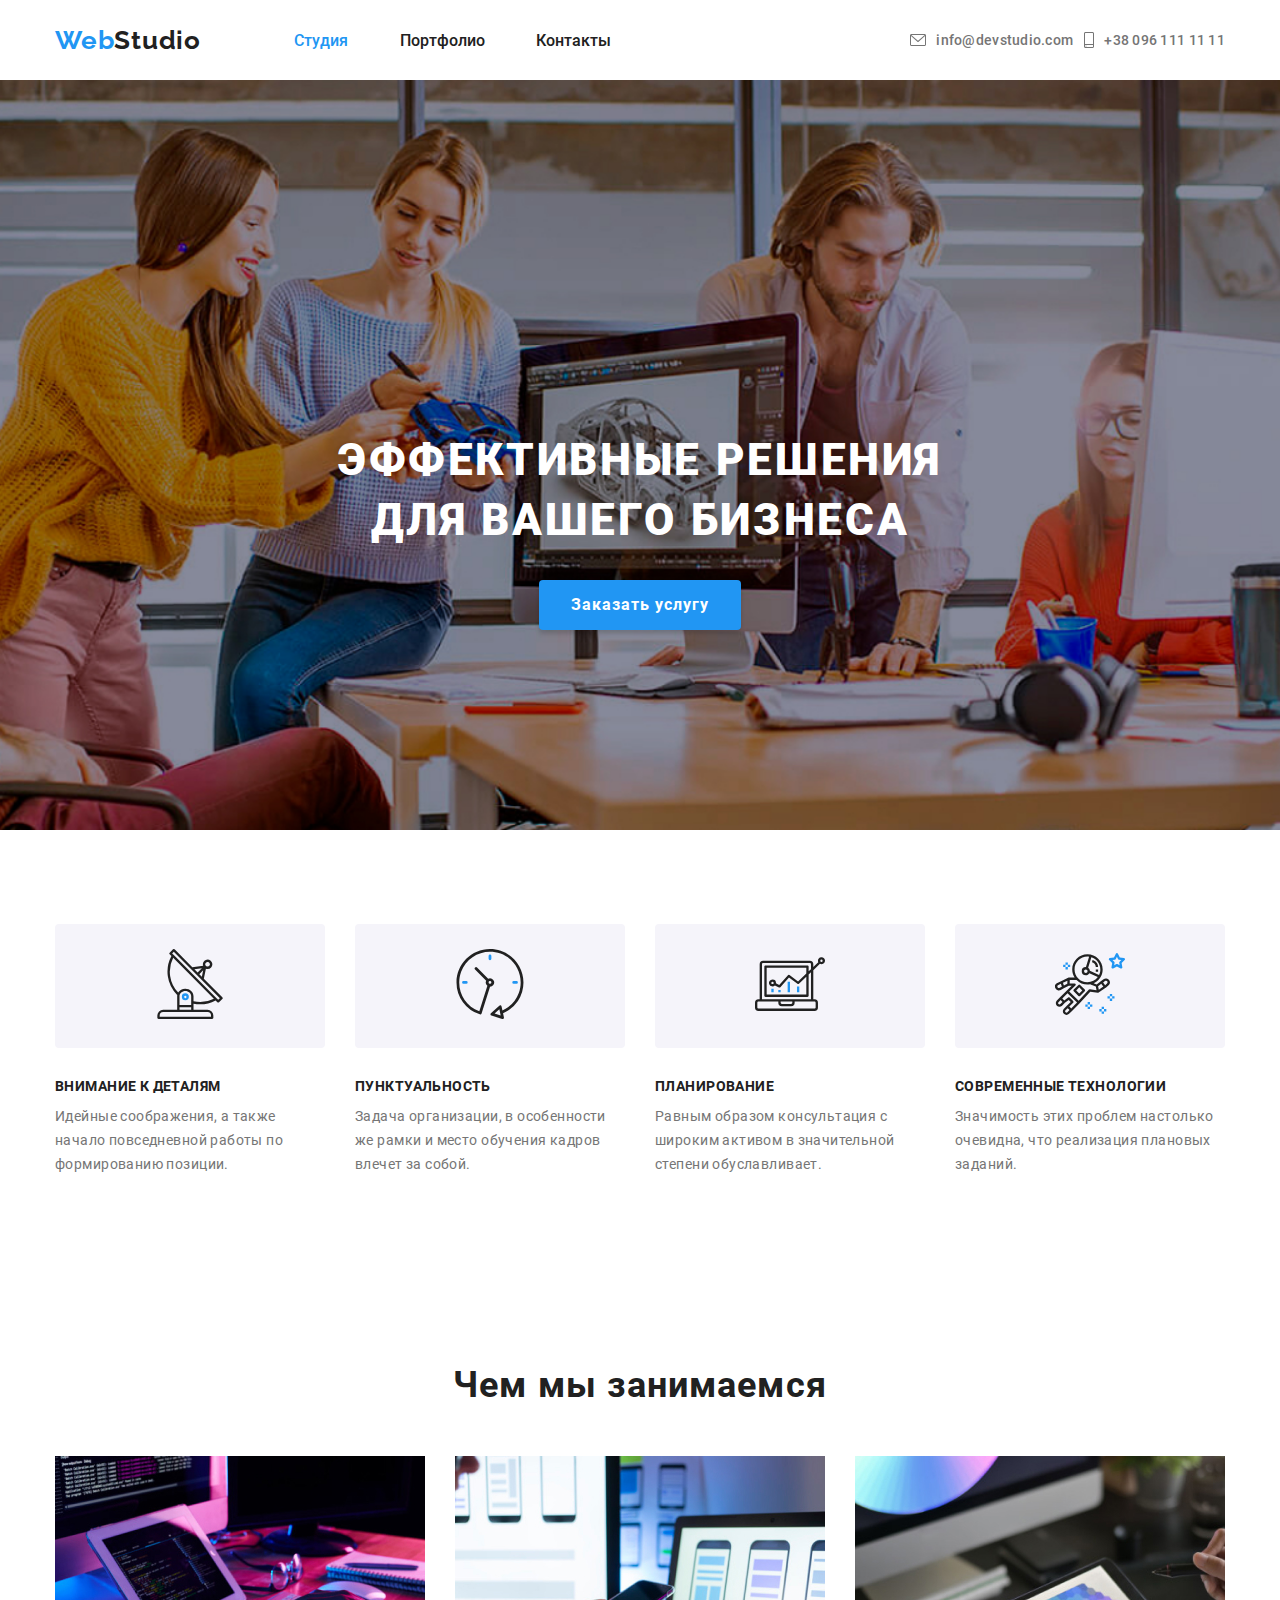
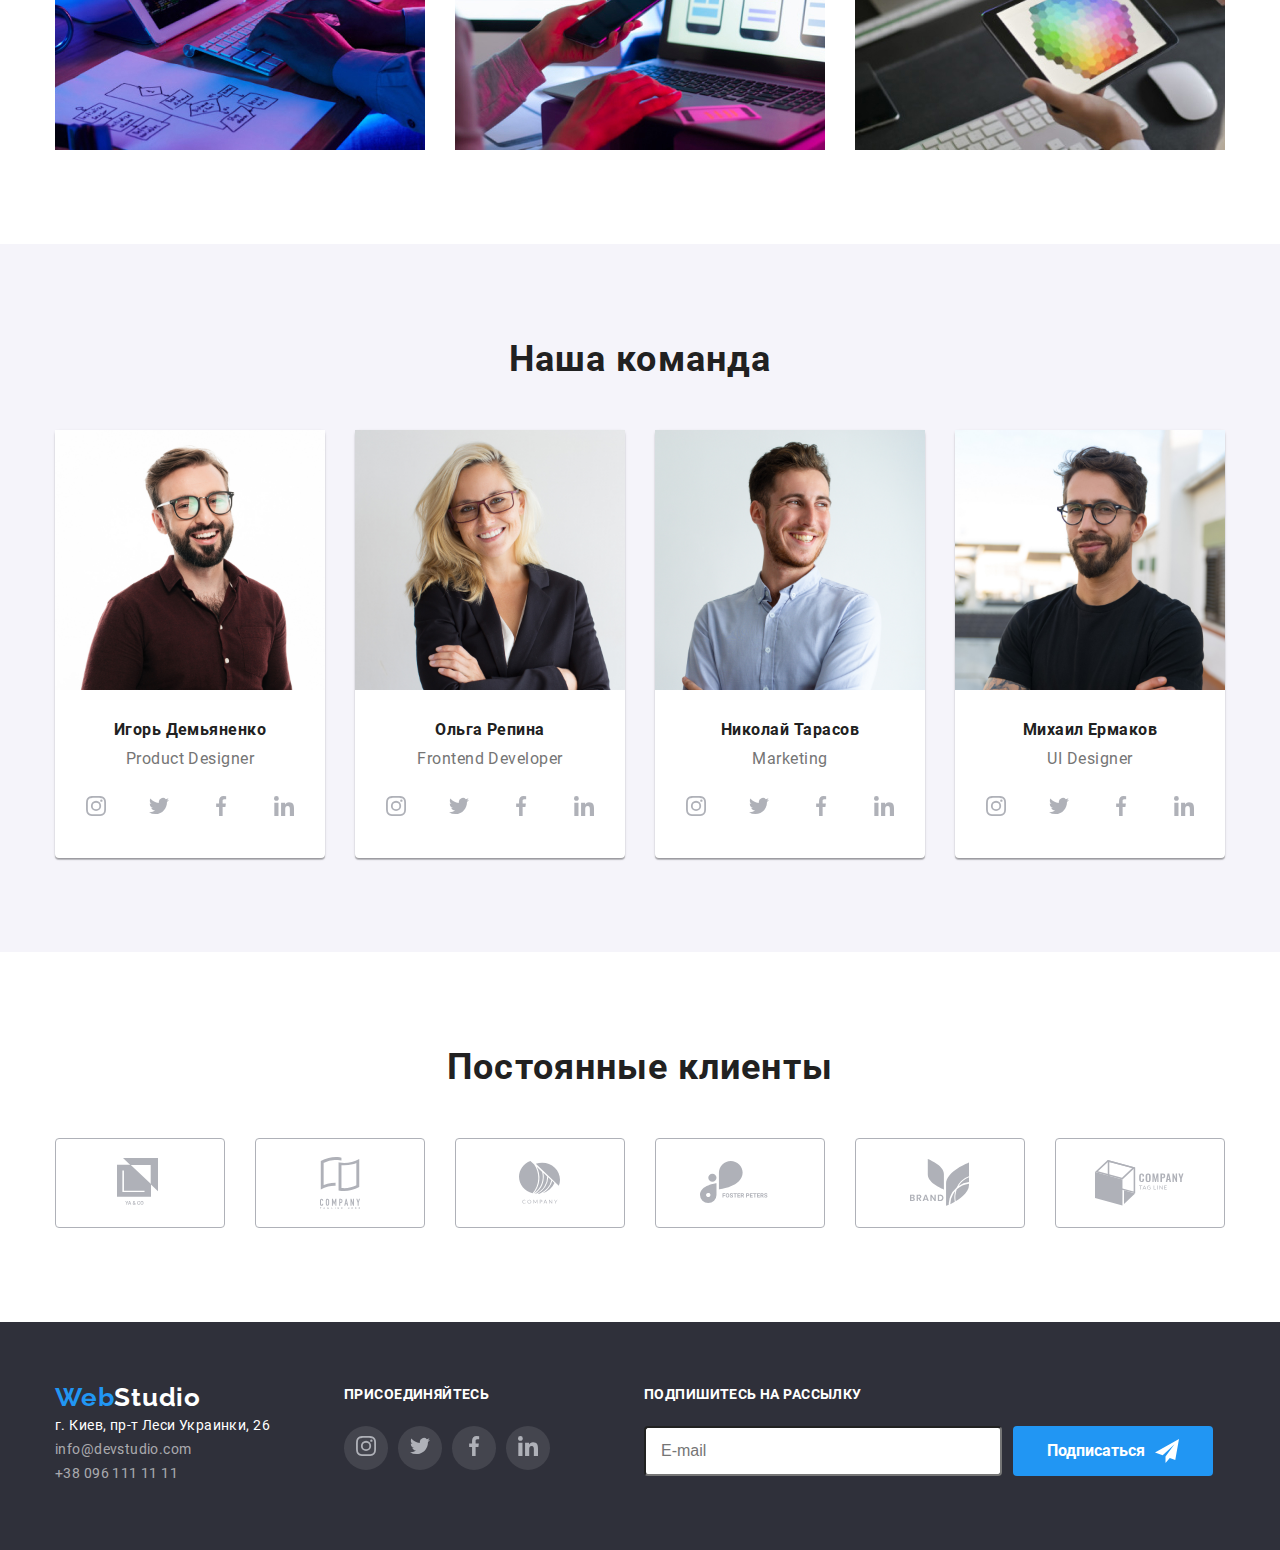
<file: index.html>
<!DOCTYPE html>
<html lang="ru">

<head>
    <meta charset="UTF-8">
    <!-- <meta name="viewport" content="width=device-width, initial-scale=1, maximum-scale=1, user-scalable=no" /> -->
    <meta name="viewport" content="width=device-width, initial-scale=1, maximum-scale=1" />
    <title>WebStudio</title>
    <link rel="stylesheet" href="./css/style.css">
</head>

<body class="main-page">
    <header>
        <div class="wrapper">
            <nav>
                <a class="logo" href="/">
                    <span class="blue-color">Web</span>Studio
                </a>
                <ul class="main-menu">
                    <li class="main-menu__item current"><a href="./index.html">Студия</a></li>
                    <li class="main-menu__item"><a href="./portfolio.html">Портфолио</a></li>
                    <li class="main-menu__item"><a href="#">Контакты</a></li>
                </ul>
            </nav>
            <ul class="communication">
                <li><a href="mailto:info@devstudio.com" class="main-mail">
                        <svg class="icon" width="16" height="12">
                            <use xlink:href="./images/sprite.svg#envelope">
                            </use>
                        </svg>info@devstudio.com</a>
                </li>
                <li><a href="tel:+380961111111" class="main-tel">
                        <svg class="icon" width="10" height="16">
                            <use xlink:href="./images/sprite.svg#smartphone">
                            </use>
                        </svg>
                        +38 096 111 11 11
                    </a></li>
            </ul>
        </div>
    </header>
    <main>
        <section class="top-banner">
            <div class="wrapper">
                <h1>Эффективные решения <br /> для вашего бизнеса</h1>
                <button type="button" class="button">Заказать услугу</button>
            </div>
        </section>
        <section class="advantages">
            <div class="wrapper">
                <ul class="advantages__list-items">
                    <li>
                        <div class="advantages__list-items--image">
                            <svg class="icon" width="70" height="70">
                                <use xlink:href="./images/sprite.svg#satellite">
                                </use>
                            </svg>
                        </div>
                        <h3>Внимание к деталям</h3>
                        <p>Идейные соображения, а также начало повседневной работы по формированию позиции.</p>
                    </li>
                    <li>
                        <div class="advantages__list-items--image">
                            <svg class="icon" width="70" height="70">
                                <use xlink:href="./images/sprite.svg#clock">
                                </use>
                            </svg>
                        </div>
                        <h3>Пунктуальность</h3>
                        <p>Задача организации, в особенности же рамки и место обучения кадров влечет за собой.</p>
                    </li>
                    <li>
                        <div class="advantages__list-items--image">
                            <svg class="icon" width="70" height="70">
                                <use xlink:href="./images/sprite.svg#diagram">
                                </use>
                            </svg>
                        </div>
                        <h3>Планирование</h3>
                        <p>Равным образом консультация с широким активом в значительной степени обуславливает.</p>
                    </li>
                    <li>
                        <div class="advantages__list-items--image">
                            <svg class="icon" width="70" height="70">
                                <use xlink:href="./images/sprite.svg#astronaut">
                                </use>
                            </svg>
                        </div>
                        <h3>Современные технологии</h3>
                        <p>Значимость этих проблем настолько очевидна, что реализация плановых заданий.</p>
                    </li>
                </ul>
            </div>
        </section>
        <section class="what-we-doing">
            <div class="wrapper">
                <h2>Чем мы занимаемся</h2>
                <ul class="what-we-doing__image-items">
                    <li><img src="./images/box_1.jpg" alt="Компьютер" width="370"></li>
                    <li><img src="./images/box_2.jpg" alt="Ноутбук и телефон" width="370"></li>
                    <li><img src="./images/box_3.jpg" alt="Планшет" width="370"></li>
                </ul>
            </div>
        </section>
        <section class="our-team">
            <div class="wrapper">
                <h2>Наша команда</h2>
                <ul class="our-team__list-items">
                    <li class="our-team__list-item">
                        <img src="./images/img.jpg" alt="Фото Игорь Демьяненко " width="270">
                        <h3>Игорь Демьяненко</h3>
                        <p>Product Designer</p>
                        <ul class="our-team__list-items__social-icons">
                            <li class="our-team__list-item--icon">
                                <a href="#">
                                    <svg class="icon instagram" width="20" height="20">
                                        <use xlink:href="./images/sprite.svg#instagram">
                                        </use>
                                    </svg>
                                </a>
                            </li>
                            <li class="our-team__list-item--icon">
                                <a href="#">
                                    <svg class="icon twitter" width="20" height="20">
                                        <use xlink:href="./images/sprite.svg#twitter">
                                        </use>
                                    </svg>
                                </a>
                            </li>
                            <li class="our-team__list-item--icon">
                                <a href="#">
                                    <svg class="icon facebook" width="20" height="20">
                                        <use xlink:href="./images/sprite.svg#facebook">
                                        </use>
                                    </svg>
                                </a>
                            </li>
                            <li class="our-team__list-item--icon">
                                <a href="#">
                                    <svg class="icon linkedin" width="20" height="20">
                                        <use xlink:href="./images/sprite.svg#linkedin">
                                        </use>
                                    </svg>
                                </a>
                            </li>
                        </ul>
                    </li>
                    <li class="our-team__list-item">
                        <img src="./images/img2.jpg" alt="Фото Ольга Репина" width="270">
                        <h3>Ольга Репина</h3>
                        <p>Frontend Developer</p>
                        <ul class="our-team__list-items__social-icons">
                            <li class="our-team__list-item--icon">
                                <a href="#">
                                    <svg class="icon instagram" width="20" height="20">
                                        <use xlink:href="./images/sprite.svg#instagram">
                                        </use>
                                    </svg>
                                </a>
                            </li>
                            <li class="our-team__list-item--icon">
                                <a href="#">
                                    <svg class="icon twitter" width="20" height="20">
                                        <use xlink:href="./images/sprite.svg#twitter">
                                        </use>
                                    </svg>
                                </a>
                            </li>
                            <li class="our-team__list-item--icon">
                                <a href="#">
                                    <svg class="icon facebook" width="20" height="20">
                                        <use xlink:href="./images/sprite.svg#facebook">
                                        </use>
                                    </svg>
                                </a>
                            </li>
                            <li class="our-team__list-item--icon">
                                <a href="#">
                                    <svg class="icon linkedin" width="20" height="20">
                                        <use xlink:href="./images/sprite.svg#linkedin">
                                        </use>
                                    </svg>
                                </a>
                            </li>
                        </ul>
                    </li>
                    <li class="our-team__list-item">
                        <img src="./images/img3.jpg" alt="Фото Николай Тарасов" width="270">
                        <h3>Николай Тарасов</h3>
                        <p>Marketing</p>
                        <ul class="our-team__list-items__social-icons">
                            <li class="our-team__list-item--icon">
                                <a href="#">
                                    <svg class="icon instagram" width="20" height="20">
                                        <use xlink:href="./images/sprite.svg#instagram">
                                        </use>
                                    </svg>
                                </a>
                            </li>
                            <li class="our-team__list-item--icon">
                                <a href="#">
                                    <svg class="icon twitter" width="20" height="20">
                                        <use xlink:href="./images/sprite.svg#twitter">
                                        </use>
                                    </svg>
                                </a>
                            </li>
                            <li class="our-team__list-item--icon">
                                <a href="#">
                                    <svg class="icon facebook" width="20" height="20">
                                        <use xlink:href="./images/sprite.svg#facebook">
                                        </use>
                                    </svg>
                                </a>
                            </li>
                            <li class="our-team__list-item--icon">
                                <a href="#">
                                    <svg class="icon linkedin" width="20" height="20">
                                        <use xlink:href="./images/sprite.svg#linkedin">
                                        </use>
                                    </svg>
                                </a>
                            </li>
                        </ul>
                    </li>
                    <li class="our-team__list-item">
                        <img src="./images/img4.jpg" alt="Фото Михаил Ермаков" width="270">
                        <h3>Михаил Ермаков</h3>
                        <p>UI Designer</p>
                        <ul class="our-team__list-items__social-icons">
                            <li class="our-team__list-item--icon">
                                <a href="#">
                                    <svg class="icon instagram" width="20" height="20">
                                        <use xlink:href="./images/sprite.svg#instagram">
                                        </use>
                                    </svg>
                                </a>
                            </li>
                            <li class="our-team__list-item--icon">
                                <a href="#">
                                    <svg class="icon twitter" width="20" height="20">
                                        <use xlink:href="./images/sprite.svg#twitter">
                                        </use>
                                    </svg>
                                </a>
                            </li>
                            <li class="our-team__list-item--icon">
                                <a href="#">
                                    <svg class="icon facebook" width="20" height="20">
                                        <use xlink:href="./images/sprite.svg#facebook">
                                        </use>
                                    </svg>
                                </a>
                            </li>
                            <li class="our-team__list-item--icon">
                                <a href="#">
                                    <svg class="icon linkedin" width="20" height="20">
                                        <use xlink:href="./images/sprite.svg#linkedin">
                                        </use>
                                    </svg>
                                </a>
                            </li>
                        </ul>
                    </li>
                </ul>
            </div>
        </section>
        <section class="customers">
            <div class="wrapper">
                <h2>Постоянные клиенты</h2>
                <ul class="customers__list">
                    <li><a href="#">
                            <svg class="customers__list__icon-clients" width="45" height="50">
                                <use xlink:href="./images/sprite.svg#logo_1">
                                </use>
                            </svg>
                        </a>
                    </li>
                    <li><a href="#">
                            <svg class="customers__list__icon-clients" width="40" height="52">
                                <use xlink:href="./images/sprite.svg#logo_2">
                                </use>
                            </svg>
                        </a>
                    </li>
                    <li><a href="#">
                            <svg class="customers__list__icon-clients" width="41" height="43">
                                <use xlink:href="./images/sprite.svg#logo_3">
                                </use>
                            </svg>
                        </a>
                    </li>
                    <li><a href="#">
                            <svg class="customers__list__icon-clients" width="80" height="43">
                                <use xlink:href="./images/sprite.svg#logo_4">
                                </use>
                            </svg>
                        </a>
                    </li>
                    <li><a href="#">
                            <svg class="customers__list__icon-clients" width="59" height="47">
                                <use xlink:href="./images/sprite.svg#logo_5">
                                </use>
                            </svg>
                        </a>
                    </li>
                    <li><a href="#">
                            <svg class="customers__list__icon-clients" width="89" height="46">
                                <use xlink:href="./images/sprite.svg#logo_6">
                                </use>
                            </svg>
                        </a>
                    </li>
                </ul>
            </div>
        </section>
    </main>
    <footer>
        <div class="wrapper">
            <div class="footer__address">
                <a class="logo" href="/">
                    <span class="blue-color">Web</span>Studio
                </a>
                <address>
                    <p>г. Киев, пр-т Леси Украинки, 26</p>
                    <ul class="communication">
                        <li><a href="mailto:info@devstudio.com" class="main-mail">info@devstudio.com</a></li>
                        <li><a href="tel:+380961111111" class="main-tel">+38 096 111 11 11</a></li>
                    </ul>
                </address>
            </div>
            <div class="share__social">
                <p>присоединяйтесь</p>
                <ul class="footer__list-icons">
                    <li class="footer__list--icon">
                        <a href="#">
                            <svg class="icon instagram" width="20" height="20">
                                <use xlink:href="./images/sprite.svg#instagram">
                                </use>
                            </svg>
                        </a>
                    </li>
                    <li class="footer__list--icon">
                        <a href="#">
                            <svg class="icon twitter" width="20" height="20">
                                <use xlink:href="./images/sprite.svg#twitter">
                                </use>
                            </svg>
                        </a>
                    </li>
                    <li class="footer__list--icon">
                        <a href="#">
                            <svg class="icon facebook" width="20" height="20">
                                <use xlink:href="./images/sprite.svg#facebook">
                                </use>
                            </svg>
                        </a>
                    </li>
                    <li class="footer__list--icon">
                        <a href="#">
                            <svg class="icon linkedin" width="20" height="20">
                                <use xlink:href="./images/sprite.svg#linkedin">
                                </use>
                            </svg>
                        </a>
                    </li>
                </ul>
            </div>
            <div class="subscribe">
                <form action="#">
                    <p>Подпишитесь на рассылку</p>
                    <label for="">
                        <input type="email" placeholder="E-mail">
                    </label>
                    <button type="submit" class="subscribe__button">
                        Подписаться
                        <svg class="icon send-icon" width="24" height="24">
                            <use xlink:href="./images/sprite.svg#send">
                            </use>
                        </svg>
                    </button>
                </form>
            </div>
        </div>
    </footer>

    <!-- <script src="https://use.fontawesome.com/452826394c.js"></script> -->
</body>

</html>
</file>
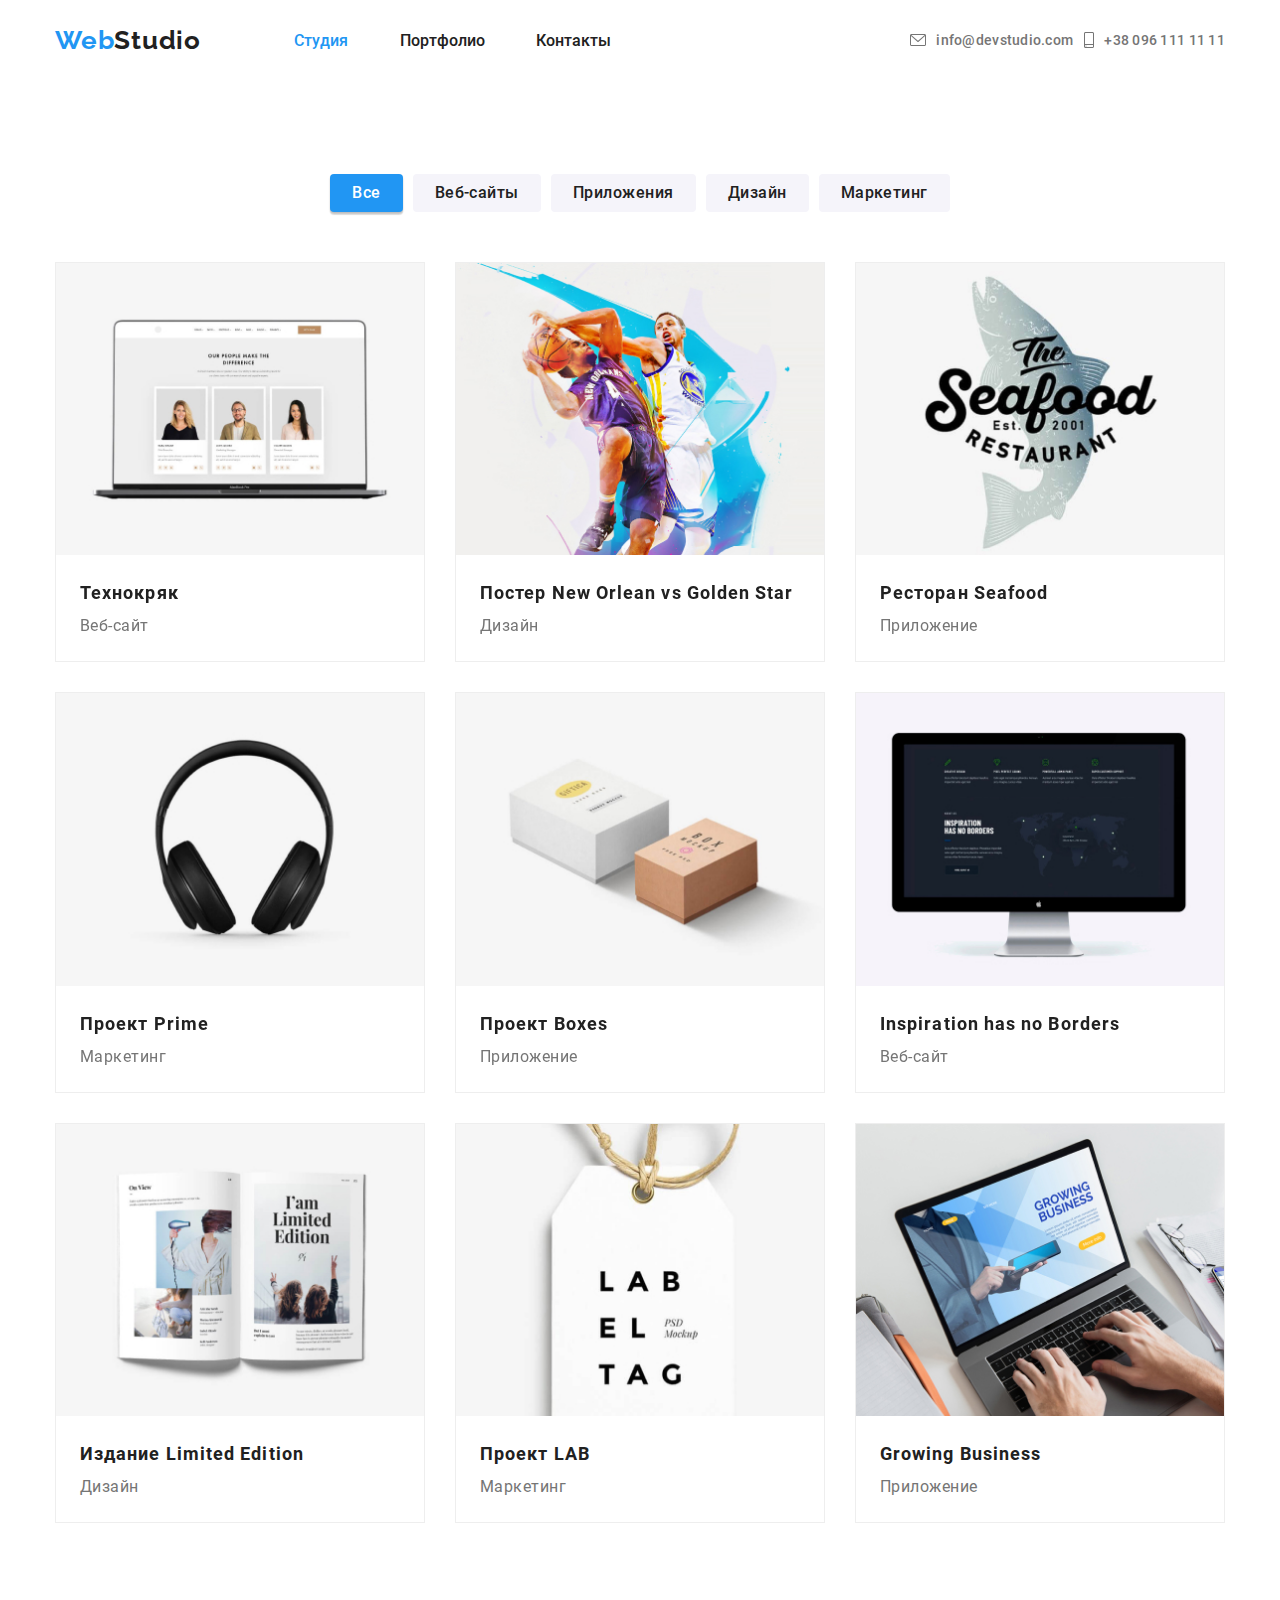
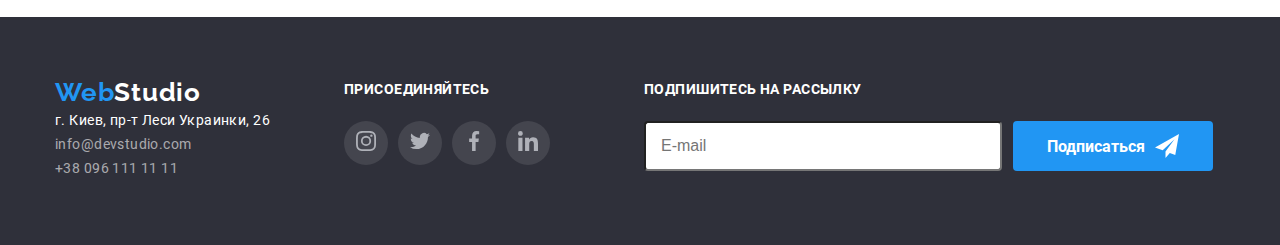
<file: portfolio.html>
<!DOCTYPE html>
<html lang="ru">

<head>
    <meta charset="UTF-8">
    <!-- <meta name="viewport" content="width=device-width, initial-scale=1, maximum-scale=1, user-scalable=no" /> -->
    <meta name="viewport" content="width=device-width, initial-scale=1, maximum-scale=1" />
    <title>WebStudio</title>
    <link rel="stylesheet" href="./css/style.css">
</head>

<body class="page-portfolio">
    <header>
        <div class="wrapper">
            <nav>
                <a class="logo" href="/">
                    <span class="blue-color">Web</span>Studio
                </a>
                <ul class="main-menu">
                    <li class="main-menu__item current"><a href="./index.html">Студия</a></li>
                    <li class="main-menu__item"><a href="./portfolio.html">Портфолио</a></li>
                    <li class="main-menu__item"><a href="#">Контакты</a></li>
                </ul>
            </nav>
            <ul class="communication">
                <li><a href="mailto:info@devstudio.com" class="main-mail">
                        <svg class="icon" width="16" height="12">
                            <use xlink:href="./images/sprite.svg#envelope">
                            </use>
                        </svg>info@devstudio.com</a>
                </li>
                <li><a href="tel:+380961111111" class="main-tel">
                        <svg class="icon" width="10" height="16">
                            <use xlink:href="./images/sprite.svg#smartphone">
                            </use>
                        </svg>
                        +38 096 111 11 11
                    </a></li>
            </ul>
        </div>
    </header>
    <main>
        <section class="jobs">
            <div class="wrapper">
                <ul class="tabs">
                    <li class="tab-name"><button class="current" data-filter="*" type="button">Все</button></li>
                    <li class="tab-name"><button data-filter="Веб-сайты" type="button">Веб-сайты</button></li>
                    <li class="tab-name"><button data-filter="Приложения" type="button">Приложения</button></li>
                    <li class="tab-name"><button data-filter="Дизайн" type="button">Дизайн</button></li>
                    <li class="tab-name"><button data-filter="Маркетинг" type="button">Маркетинг</button></li>
                </ul>
                <ul class="tabs-items">
                    <li class="item tab-item__web-site">
                        <a href="#">
                            <div class="tab-item__img-container">
                                <img src="./images/image1.jpg" width="370" alt="ноутбук с отрытым веб-сайтом">
                                <div class="tab-item__hover-container">
                                    <p>
                                        Технокряк это современная площадка распространения коронавируса. Компании
                                        используют эту
                                        платформу для цифрового
                                        шпионажа и атак на защищённые сервера конкурентов.
                                    </p>
                                </div>
                            </div>
                            <div class="tab-item__text-container">
                                <h2>Технокряк</h2>
                                <p>Веб-сайт</p>
                            </div>
                        </a>

                    </li>
                    <li class="item tab-item__design">
                        <a href="#">
                            <div class="tab-item__img-container">
                                <img src="./images/image2.jpg" width="370" alt="дизайн с баскетболитсами">
                                <div class="tab-item__hover-container">
                                    <p>
                                        Технокряк это современная площадка распространения коронавируса. Компании
                                        используют эту
                                        платформу для цифрового
                                        шпионажа и атак на защищённые сервера конкурентов.
                                    </p>
                                </div>
                            </div>
                            <div class="tab-item__text-container">
                                <h2>Постер New Orlean vs Golden Star</h2>
                                <p>Дизайн</p>
                            </div>
                        </a>
                    </li>
                    <li class="item tab-item__app">
                        <a href="#">
                            <div class="tab-item__img-container">
                                <img src="./images/image3.jpg" width="370" alt="приложение логотоп в виде рыбы">
                                <div class="tab-item__hover-container">
                                    <p>
                                        Технокряк это современная площадка распространения коронавируса. Компании
                                        используют эту
                                        платформу для цифрового
                                        шпионажа и атак на защищённые сервера конкурентов.
                                    </p>
                                </div>
                            </div>
                            <div class="tab-item__text-container">
                                <h2>Ресторан Seafood</h2>
                                <p>Приложение</p>
                            </div>
                        </a>
                    </li>
                    <li class="item tab-item__marketing">
                        <a href="#">
                            <div class="tab-item__img-container">
                                <img src="./images/image4.jpg" width="370" alt="Наушники">
                                <div class="tab-item__hover-container">
                                    <p>
                                        Технокряк это современная площадка распространения коронавируса. Компании
                                        используют эту
                                        платформу для цифрового
                                        шпионажа и атак на защищённые сервера конкурентов.
                                    </p>
                                </div>
                            </div>
                            <div class="tab-item__text-container">
                                <h2>Проект Prime</h2>
                                <p>Маркетинг</p>
                            </div>
                        </a>
                    </li>
                    <li class="item tab-item__app">
                        <a href="#">
                            <div class="tab-item__img-container">
                                <img src="./images/image5.jpg" width="370" alt="2 коробки белая и серая">
                                <div class="tab-item__hover-container">
                                    <p>
                                        Технокряк это современная площадка распространения коронавируса. Компании
                                        используют эту
                                        платформу для цифрового
                                        шпионажа и атак на защищённые сервера конкурентов.
                                    </p>
                                </div>
                            </div>
                            <div class="tab-item__text-container">
                                <h2>Проект Boxes</h2>
                                <p>Приложение</p>
                            </div>
                        </a>
                    </li>
                    <li class="item tab-item__web-site">
                        <a href="#">
                            <div class="tab-item__img-container">
                                <img src="./images/image6.jpg" width="370" alt="аймак с открытм весайтом">
                                <div class="tab-item__hover-container">
                                    <p>
                                        Технокряк это современная площадка распространения коронавируса. Компании
                                        используют эту
                                        платформу для цифрового
                                        шпионажа и атак на защищённые сервера конкурентов.
                                    </p>
                                </div>
                            </div>
                            <div class="tab-item__text-container">
                                <h2>Inspiration has no Borders</h2>
                                <p>Веб-сайт</p>
                            </div>
                        </a>
                    </li>
                    <li class="item tab-item__design">
                        <a href="#">
                            <div class="tab-item__img-container">
                                <img src="./images/image7.jpg" width="370" alt="дизайн страниц книги">
                                <div class="tab-item__hover-container">
                                    <p>
                                        Технокряк это современная площадка распространения коронавируса. Компании
                                        используют эту
                                        платформу для цифрового
                                        шпионажа и атак на защищённые сервера конкурентов.
                                    </p>
                                </div>
                            </div>
                            <div class="tab-item__text-container">
                                <h2>Издание Limited Edition</h2>
                                <p>Дизайн</p>
                            </div>
                        </a>
                    </li>
                    <li class="item tab-item__marketing">
                        <a href="#">
                            <div class="tab-item__img-container">
                                <img src="./images/image8.jpg" width="370"
                                    alt="логотоип с надписью label tag psd mockup">
                                <div class="tab-item__hover-container">
                                    <p>
                                        Технокряк это современная площадка распространения коронавируса. Компании
                                        используют эту
                                        платформу для цифрового
                                        шпионажа и атак на защищённые сервера конкурентов.
                                    </p>
                                </div>
                            </div>
                            <div class="tab-item__text-container">
                                <h2>Проект LAB</h2>
                                <p>Маркетинг</p>
                            </div>
                        </a>
                    </li>
                    <li class="item tab-item__app">
                        <a href="#">
                            <div class="tab-item__img-container">
                                <img src="./images/image9.jpg" width="370" alt="ноутбук">
                                <div class="tab-item__hover-container">
                                    <p>
                                        Технокряк это современная площадка распространения коронавируса. Компании
                                        используют эту
                                        платформу для цифрового
                                        шпионажа и атак на защищённые сервера конкурентов.
                                    </p>
                                </div>
                            </div>
                            <div class="tab-item__text-container">
                                <h2>Growing Business</h2>
                                <p>Приложение</p>
                            </div>
                        </a>
                    </li>
                </ul>
            </div>
        </section>
    </main>
    <footer>
        <div class="wrapper">
            <div class="footer__address">
                <a class="logo" href="/">
                    <span class="blue-color">Web</span>Studio
                </a>
                <address>
                    <p>г. Киев, пр-т Леси Украинки, 26</p>
                    <ul class="communication">
                        <li><a href="mailto:info@devstudio.com" class="main-mail">info@devstudio.com</a></li>
                        <li><a href="tel:+380961111111" class="main-tel">+38 096 111 11 11</a></li>
                    </ul>
                </address>
            </div>
            <div class="share__social">
                <p>присоединяйтесь</p>
                <ul class="footer__list-icons">
                    <li class="footer__list--icon">
                        <a href="#">
                            <svg class="icon instagram" width="20" height="20">
                                <use xlink:href="./images/sprite.svg#instagram">
                                </use>
                            </svg>
                        </a>
                    </li>
                    <li class="footer__list--icon">
                        <a href="#">
                            <svg class="icon twitter" width="20" height="20">
                                <use xlink:href="./images/sprite.svg#twitter">
                                </use>
                            </svg>
                        </a>
                    </li>
                    <li class="footer__list--icon">
                        <a href="#">
                            <svg class="icon facebook" width="20" height="20">
                                <use xlink:href="./images/sprite.svg#facebook">
                                </use>
                            </svg>
                        </a>
                    </li>
                    <li class="footer__list--icon">
                        <a href="#">
                            <svg class="icon linkedin" width="20" height="20">
                                <use xlink:href="./images/sprite.svg#linkedin">
                                </use>
                            </svg>
                        </a>
                    </li>
                </ul>
            </div>
            <div class="subscribe">
                <form action="#">
                    <p>Подпишитесь на рассылку</p>
                    <label for="">
                        <input type="email" placeholder="E-mail">
                    </label>
                    <button type="submit" class="subscribe__button">
                        Подписаться
                        <svg class="icon send-icon" width="24" height="24">
                            <use xlink:href="./images/sprite.svg#send">
                            </use>
                        </svg>
                    </button>
                </form>
            </div>
        </div>
    </footer>
</body>

</html>
</file>
<file: css/style.css>
@import url("normalaize.css");
@import url("variable.css");
@import url("../fonts/stylesheet.css");

body {
	font-family: var(--ffReg);
	font-size: var(--fonSizeAllDocument);
}
h1 {
	font-size: 44px;
	line-height: 60px;
	letter-spacing: 0.06em;
	text-align: center;
	font-family: var(--ffBlack);
	text-transform: uppercase;
	color: var(--colorWhite);
}
h2,
h3,
h4,
h5,
h6 {
	color: var(--colorTitle);
	font-family: var(--ffBold);
}
p {
	color: var(--colorText);
}
img {
	max-width: 100%;
	display: block;
}
.main-page h2 {
	font-size: 36px;
	line-height: 42px;
	letter-spacing: 0.03em;
	text-align: center;
}
.wrapper {
	width: calc(1600px - (200px * 2));
	margin: 0 auto;
	padding: 0 15px;
}

header {
	background-color: var(--colorWhite);
	position: fixed;
	left: 0;
	right: 0;
	top: 0;
	height: 80px;
	display: flex;
	align-items: center;
}
header .wrapper {
	display: flex;
	align-items: center;
	justify-content: space-between;
}

header .wrapper nav {
	display: flex;
	justify-content: space-between;
}
.logo {
	text-decoration: none;
	font-family: var(--ffLogo);
	color: var(--colorBlackMenu);
	font-size: 26px;
	line-height: 31px;
	letter-spacing: 0.03em;
	margin-right: 93px;
}
.logo .blue-color {
	color: var(--partColorLogoBlue);
}
.main-menu {
	display: flex;
	align-items: center;
	justify-content: space-between;
	flex: 1 0 70%;
}

.main-menu__item a {
	text-decoration: none;
	color: var(--colorBlackMenu);
	transition: 0.3s;
	font-family: var(--ffMedium);
}

.communication .icon {
	margin-right: 10px;
	fill: var(--colorlinkHeader);
	transition: 0.3s;
}
.communication li:hover svg.icon {
	fill: var(--colorMenuHover);
}
.main-menu__item:hover a,
.main-menu__item:focus a,
.main-menu__item.current a,
.main-mail:focus,
.main-mail:hover,
.main-tel:focus,
.main-tel:hover {
	color: var(--colorMenuHover);
}

.communication {
	display: flex;
	align-items: center;
	justify-content: space-between;
	width: 26.9%;
}

.main-mail,
.main-tel {
	text-decoration: none;
	color: var(--colorlinkHeader);
	transition: 0.3s;
	font-family: var(--ffMedium);
	font-size: 14px;
	line-height: 16px;
	letter-spacing: 0.02em;
	display: flex;
	align-items: center;
}

main {
	margin-top: 80px;
}

.top-banner {
	padding: 350px 0 200px;
	background: var(--bgColorTopBanner) url(../images/top-banner.jpg) no-repeat
		top center;
	background-size: cover;
}
.top-banner .button {
	background: var(--colorButton);
	border-radius: 4px;
	box-shadow: 0px 4px 4px rgba(0, 0, 0, 0.15);
	border: none;
	color: var(--colorWhite);
	margin: auto;
	display: block;
	padding: 10px 32px;
	font-size: 16px;
	line-height: 30px;
	letter-spacing: 0.06em;
	font-family: var(--ffBold);
	cursor: pointer;
	margin-top: 30px;
}
/*common style*/
.advantages,
.what-we-doing,
.our-team,
.jobs,
.customers {
	padding: 94px 0;
}
.what-we-doing__image-items,
.our-team__list-items {
	margin-top: 50px;
}
/*end common style*/
.advantages__list-items {
	display: flex;
	flex-wrap: wrap;
	margin: 0 -15px;
}
/* @supports () {

} */

.advantages__list-items li {
	width: calc(100% / 4 - 30px);
	margin: 0 15px;
}

.advantages h3,
.advantages p {
	font-size: 14px;
	line-height: 16px;
	letter-spacing: 0.03em;
}
.advantages h3 {
	text-transform: uppercase;
	margin-top: 30px;
}

.advantages p {
	line-height: calc(24 / 14);
	margin-top: 10px;
}

.advantages__list-items--image {
	background-color: var(--bgColorAdvantagesImage);
	border-radius: 4px;
	text-align: center;
	padding: 25px 100px;
}
.advantages__list-items--image img {
	width: 70px;
}
.what-we-doing {
}
.what-we-doing__image-items {
	display: flex;
	flex-wrap: wrap;
	margin: 50px -15px 0;
}
.what-we-doing__image-items li {
	width: calc(100% / 3 - 30px);
	margin: 0 15px;
}
.our-team {
	background-color: var(--bgColorOurTeamSection);
}

.our-team__list-items {
	display: flex;
	flex-wrap: wrap;
	margin: 0 -15px;
}

.our-team__list-items .our-team__list-item {
	width: calc(100% / 4 - 30px);
	margin: 50px 15px 0;
	min-height: 428px;
	background-color: var(--colorWhite);
	border-radius: 4px;
	box-shadow: var(--boxShadowCardItemOurCompany);
}
.our-team h3,
.our-team p {
	font-size: 16px;
	line-height: 19px;
	text-align: center;
	letter-spacing: 0.03em;
	margin-top: 10px;
}
.our-team h3 {
	margin-top: 30px;
	text-transform: capitalize;
}
.our-team__list-items__social-icons {
	display: flex;
	justify-content: space-evenly;
	margin-top: 16px;
}
.our-team__list-item--icon a {
	color: var(--colorSocialIcon);
	width: 44px;
	height: 44px;
	border-radius: 100%;
	display: flex;
	align-items: center;
	justify-content: center;
	transition: 0.2s;
	fill: var(--colorSocialIcon);
}
.our-team__list-item--icon:hover a {
	background-color: var(--colorbuttonActive);
	fill: var(--colorWhite);
}
.customers__list {
	display: flex;
	flex-wrap: wrap;
	margin: 50px -15px 0;
}
.customers__list li {
	width: calc(100% / 6 - 30px);
	border: 1px solid var(--colorSocialIcon);
	border-radius: 4px;
	text-align: center;
	height: 90px;
	margin: 0 15px;
	transition: 0.7s;
}
.customers__list li:hover {
	border-color: var(--colorButton);
}
.customers__list li .customers__list__icon-clients {
	transition: 0.3s;
	fill: var(--colorSocialIcon);
}

.customers__list li:hover .customers__list__icon-clients {
	fill: var(--colorButton);
}
.customers__list li a {
	width: 100%;
	height: 100%;
	display: flex;
	align-items: center;
	justify-content: center;
}
footer {
	background-color: var(--bgColorFooter);
	padding: 60px 0;
}
footer .wrapper {
	display: flex;
}
footer p {
	color: var(--colorWhite);
	font-size: 14px;
	line-height: 24px;
	letter-spacing: 0.03em;
}

footer .communication {
	display: block;
	width: auto;
}
.footer__address {
	margin-right: 50px;
}
footer .main-mail,
footer .main-tel {
	font-family: var(--ffReg);
	color: var(--colorLinkFooter);
	line-height: 24px;
	letter-spacing: 0.03em;
}
footer .logo {
	color: var(--colorWhite);
}
.footer__list-icons {
	display: flex;
	justify-content: space-between;
	width: 100%;
}
.share__social {
	text-transform: uppercase;
	font-family: var(--ffBold);
	margin-bottom: 20px;
	width: 206px;
	margin-right: 94px;
}
.share__social p {
	margin-bottom: 20px;
}

.footer__list--icon {
	color: var(--colorSocialIcon);
	width: 44px;
	height: 44px;
	border-radius: 100%;
	display: flex;
	align-items: center;
	justify-content: center;
	transition: 0.2s;
	fill: var(--colorSocialIcon);
	background-color: var(--bgColorLinkFooterSocialIcon);
}
.footer__list--icon:hover {
	background-color: var(--colorbuttonActive);
	fill: var(--colorWhite);
}
.subscribe {
	width: 569px;
}
form {
	display: flex;
	flex-wrap: wrap;
}
form p {
	flex-basis: 100%;
	flex-grow: 1;
	text-transform: uppercase;
	font-family: var(--ffBold);
	margin-bottom: 20px;
}
form label {
	display: flex;
	flex-direction: column;
	align-items: flex-start;
}
.subscribe form input {
	width: 358px;
	height: 50px;
	box-sizing: border-box;
	padding-left: 15px;
	font-size: 16px;
	border-radius: 4px;
}
.subscribe__button {
	color: var(--colorWhite);
	background-color: var(--colorButton);
	border: none;
	width: 200px;
	display: flex;
	align-items: center;
	justify-content: center;
	font-family: var(--ffBold);
	font-size: 16px;
	box-sizing: border-box;
	margin-left: 11px;
	border-radius: 4px;
}
.subscribe__button .send-icon {
	margin-left: 10px;
}
/*Page Prtfolio*/
.jobs {
}
.jobs h2 {
	font-size: 18px;
	line-height: 36px;
	letter-spacing: 0.06em;
}
.jobs p {
	font-size: 16px;
	line-height: 30px;
	letter-spacing: 0.03em;
}
.tabs {
	display: flex;
	align-items: center;
	justify-content: center;
	margin: 0 auto;
	width: auto;
	gap: 10px;
}

.tab-name button {
	border: none;
	background-color: var(--colorbuttonDafault);
	color: var(--colortextButton);
	font-size: 16px;
	line-height: 26px;
	letter-spacing: 0.03em;
	border-radius: 4px;
	padding: 6px 22px;
	font-family: var(--ffMedium);
	cursor: pointer;
	transition: 0.3s;
}
.tab-name button:hover,
.tab-name button:focus,
.tab-name button.current {
	background-color: var(--colorbuttonActive);
	color: var(--colorWhite);
	box-shadow: var(--boxShadowActiveButton);
}

.tabs-items {
	display: flex;
	flex-wrap: wrap;
	margin-top: calc(-30px + 50px);
	margin-left: -30px;
}

.tabs-items a {
	text-decoration: none;
	pointer-events: none;
	display: block;
}
.item {
	flex-basis: calc(100% / 3 - 30px);
	margin-left: 30px;
	margin-top: 30px;
	border: 1px solid var(--borderColorTabs);
	position: relative;
	transition: 0.3s;
}
.item:hover {
	box-shadow: 0px 1px 1px rgba(0, 0, 0, 0.12), 0px 4px 4px rgba(0, 0, 0, 0.06),
		1px 4px 6px rgba(0, 0, 0, 0.16);
}
.item:hover .tab-item__hover-container {
	transform: translateY(0%);
}
.tab-item__img-container {
	overflow: hidden;
	max-height: 294px;
	position: relative;
}
.tab-item__text-container {
	padding: 20px 24px;
}
.tab-item__hover-container {
	position: absolute;
	top: 0;
	padding: 63px 24px;
	color: #fff;
	background-color: var(--colorportfolioItemHover);
	transform: translateY(100%);
	transition: 0.3s;
}
.tab-item__hover-container p {
	color: #fff;
	font-size: 18px;
	line-height: calc(28 / 18);
}
/*End Page Prtfolio*/
</file>
